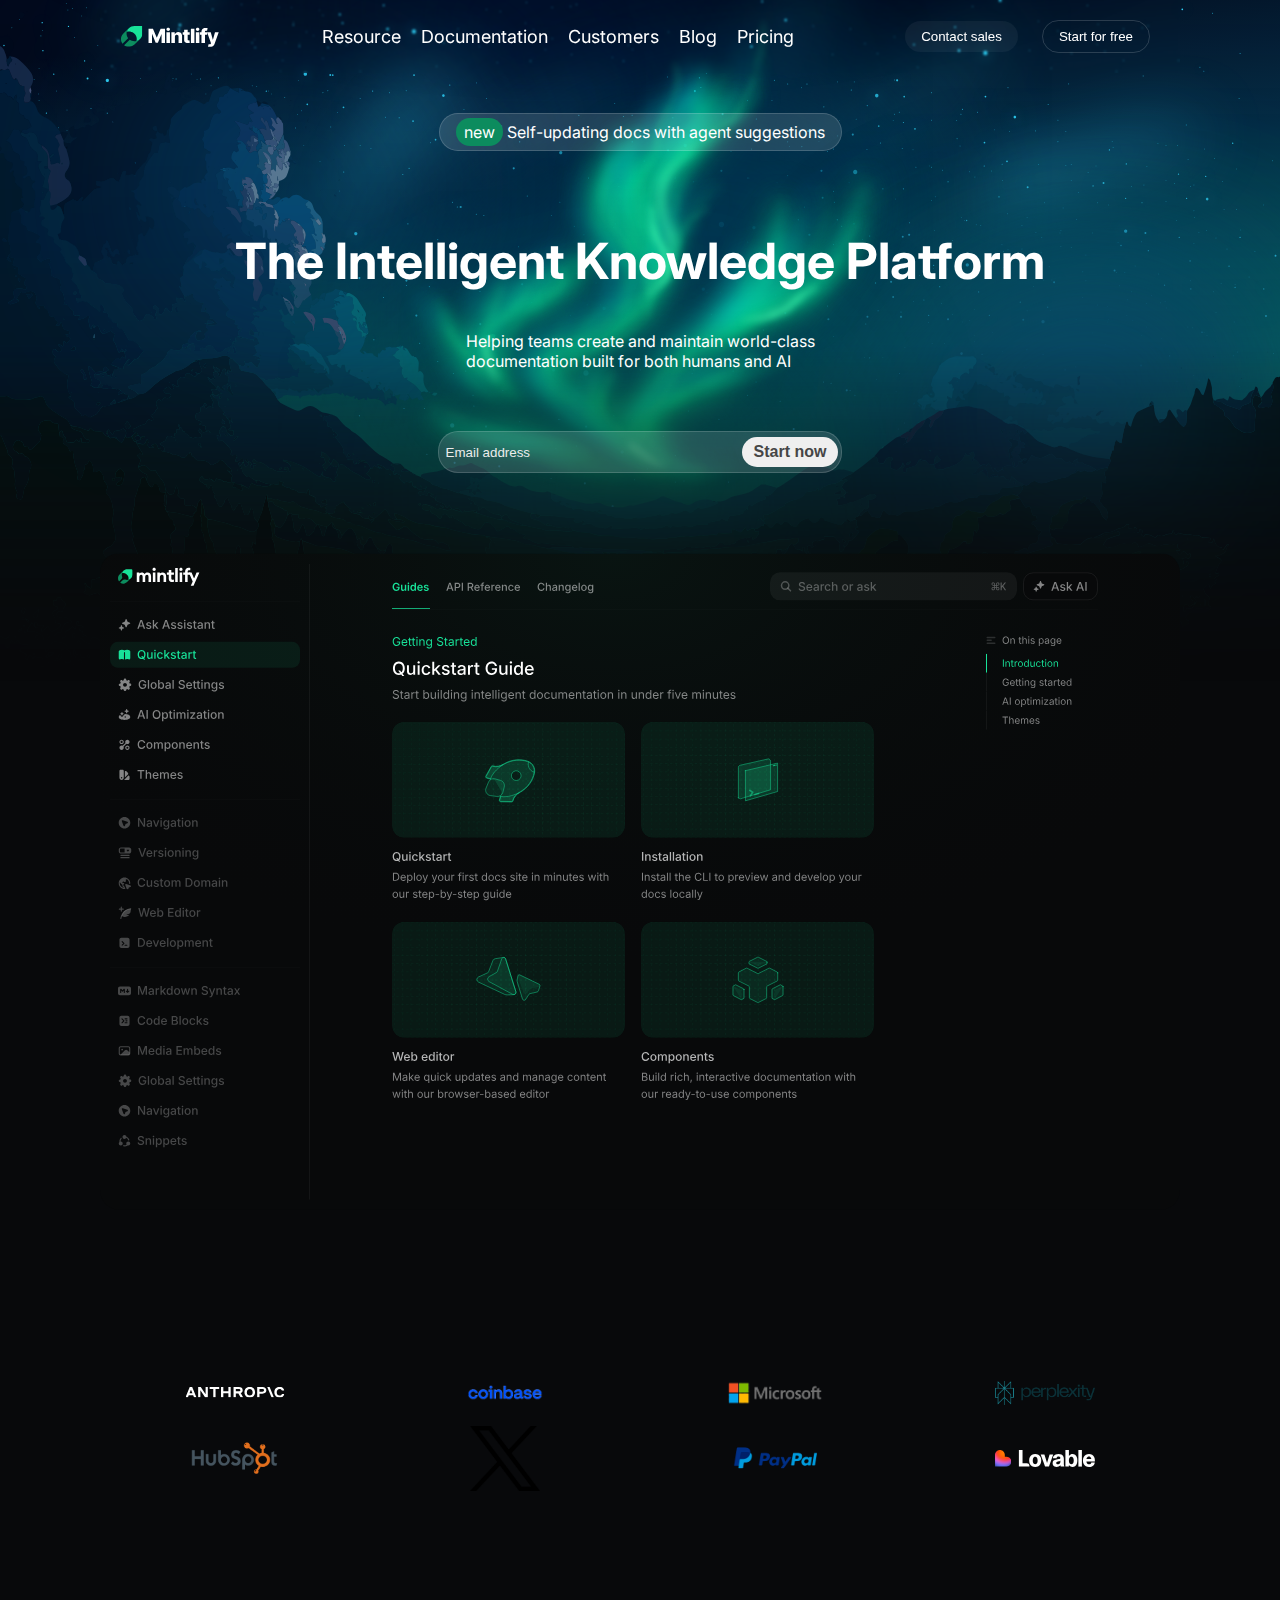
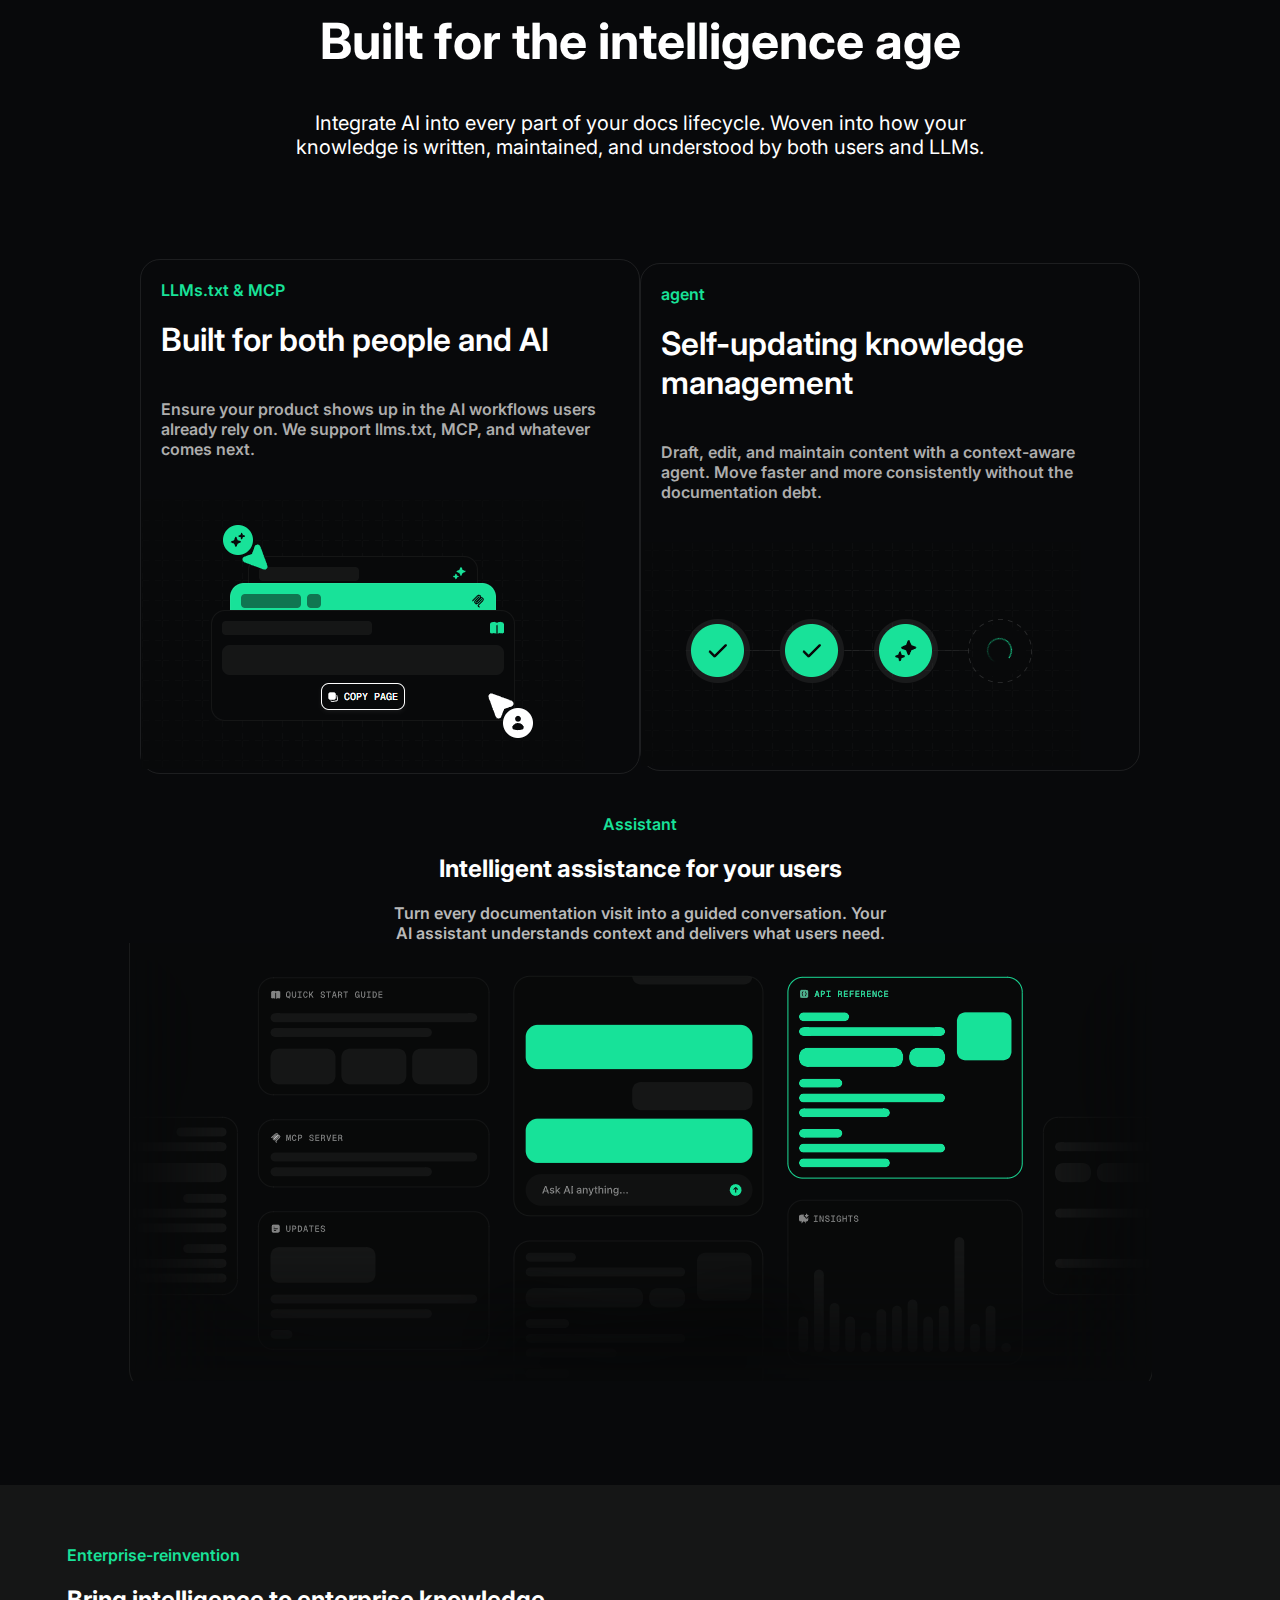
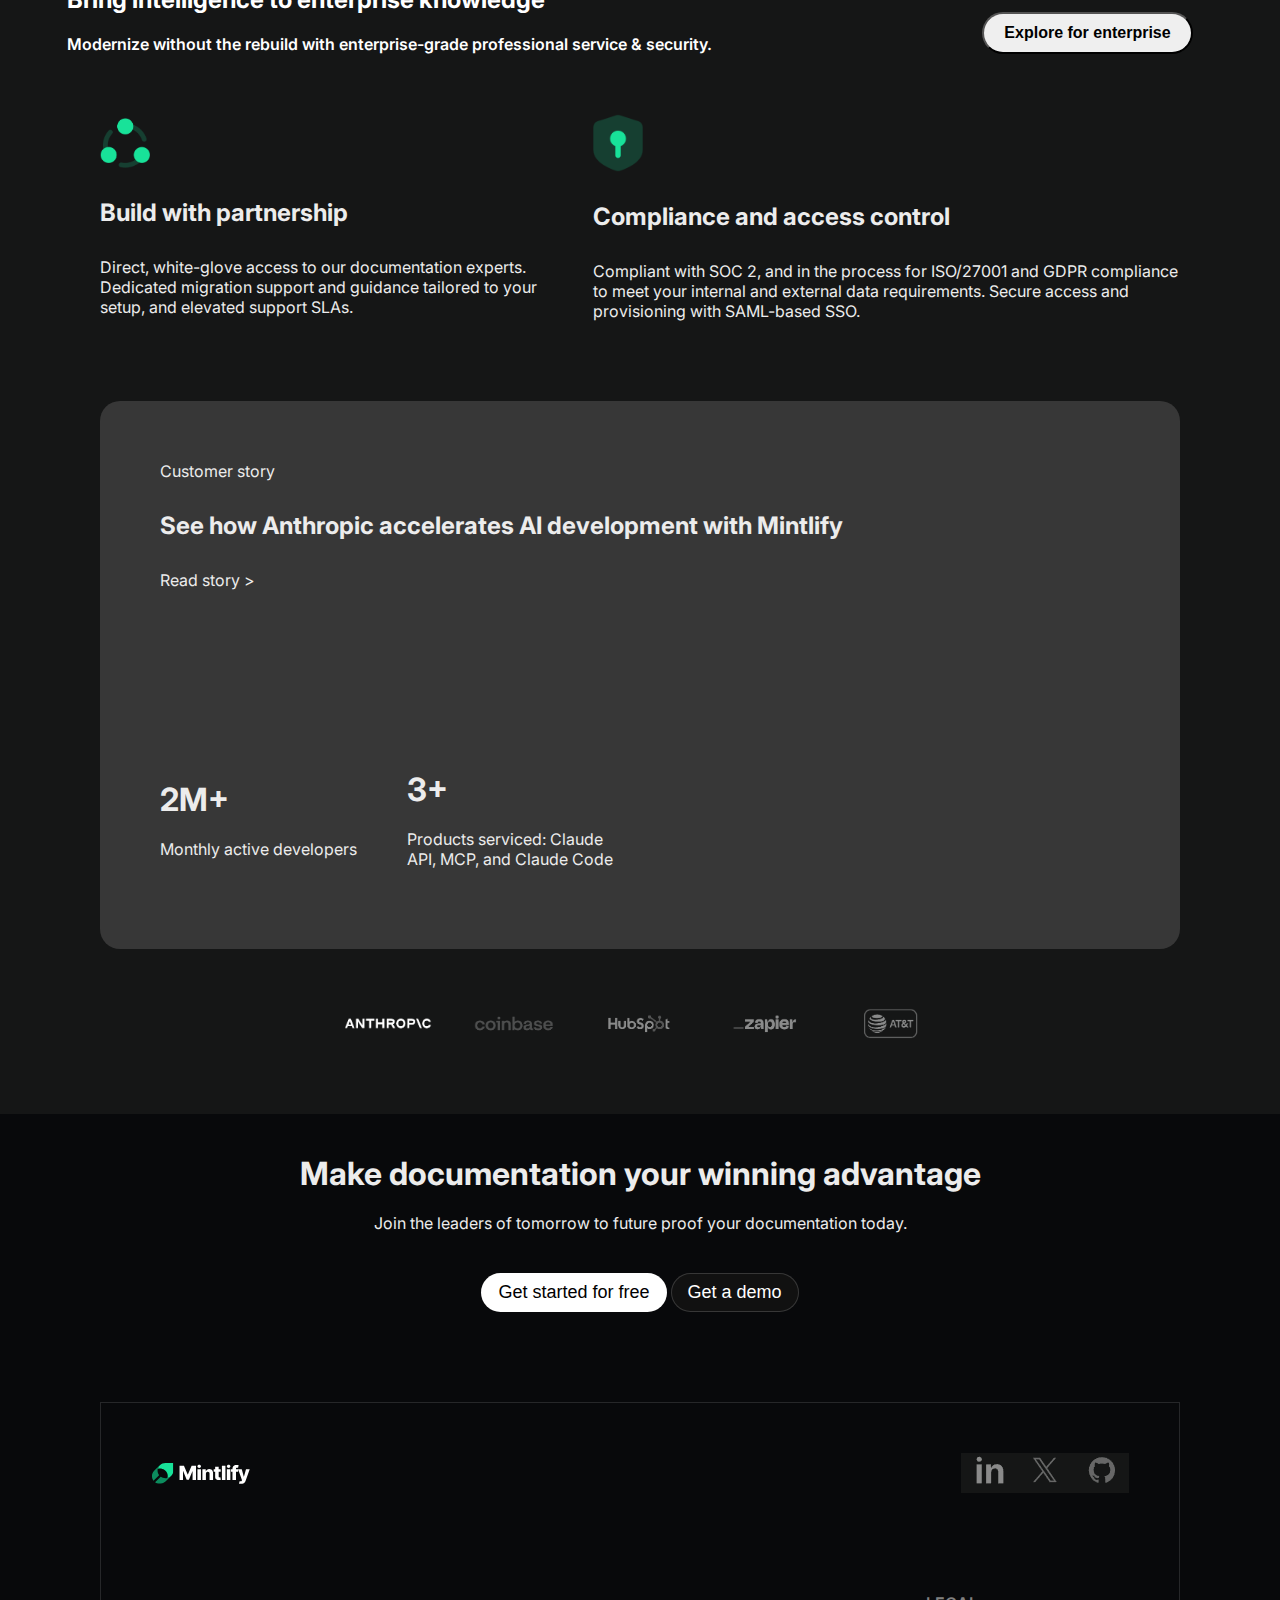
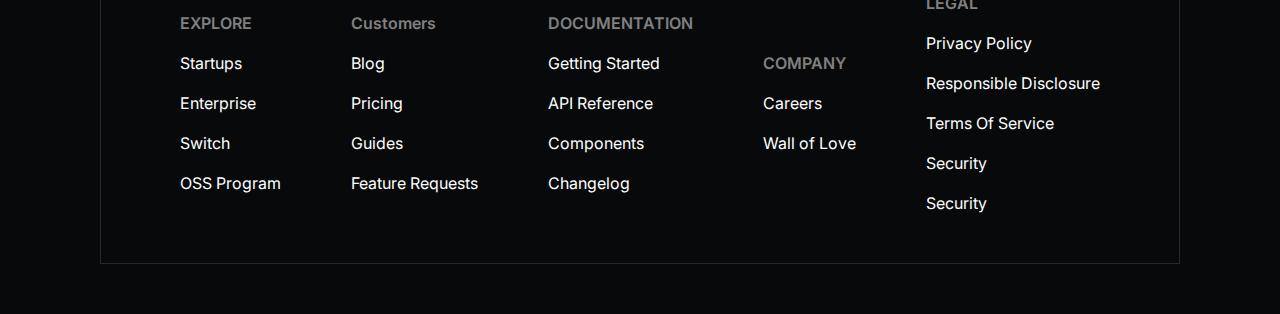
<file: index.html>
<!DOCTYPE html>
<html lang="en">

  <head>
    <meta charset="UTF-8">
    <meta name="viewport" content="width=device-width, initial-scale=1.0">
    <title>Mintlify-clone - The Intelligent Documentation Platform</title>
    <link rel="icon" href="images/mintlify-favicon.ico" sizes="48x48" type="image/x-icon">
    <link rel="stylesheet" href="style.css">
    <link rel="preconnect" href="https://fonts.googleapis.com">
    <link rel="preconnect" href="https://fonts.gstatic.com" crossorigin>
    <link
      href="https://fonts.googleapis.com/css2?family=Inter:ital,opsz,wght@0,14..32,100..900;1,14..32,100..900&display=swap"
      rel="stylesheet">
  </head>

  <body>
    <header>
      <img src="images/mintlify-logo.svg" alt="" style="width: 100px;">
      <nav>
        <a href="">Resource</a>
        <a href="">Documentation</a>
        <a href="">Customers</a>
        <a href="">Blog</a>
        <a href="">Pricing</a>
      </nav>
      <div>
        <button class="cta1">Contact sales</button>
        <button class="cta2">Start for free</button>
      </div>
    </header>
    <section><img src="images/bg-dark.svg" class="bg-image-hero" alt=""></section>
    <section style="margin-bottom: 130px;">
      <div style="display: flex;flex-direction: column;align-items: center; gap: 20px;">
        <a href="" class="main-cta"><span
            style="background-color: #0c8c5e;border-radius: 20px;padding: 4px 8px;">new</span> Self-updating docs with
          agent suggestions</a>
        <h1 class="main-headline">The Intelligent Knowledge Platform</h1>
        <p class="description">Helping teams create and maintain world-class<br> documentation built for both humans
          and
          AI</p>
        <form action="">
          <input class="email" type="email" placeholder="Email address" name="" id="">
          <button class="btn-start">Start now</button>
        </form>
        <img src="images/hero-image-dark.svg" alt="" style="border-radius: 20px;margin: 20px 0;">
      </div>
    </section>
    <section style="margin-bottom: 100px;">
      <div class="logos">
        <img src="images/anthropic.svg" alt="">
        <img src="images/coinbase (1).png" alt="">
        <img src="images/microsoft-logo.png" alt="">
        <img src="images/perplexity.png" alt="">
        <img src="images/hubspot (2).png" alt="">
        <img src="images/x.png" alt="" style="width: 70px;">
        <img src="images/paypal.png" alt="">
        <img src="images/lovable.svg" alt="">
      </div>
      <h1 style="color: white;font-size: 50px;text-align: center;margin-top: 120px;">Built for the intelligence age
      </h1>
      <p style="color: white; text-align: center; margin: 40px; font-size: 20px;">Integrate AI into every part of your
        docs lifecycle. Woven into how your<br> knowledge is written, maintained, and
        understood by both users and LLMs.</p>
    </section>
    <section style="display: flex;align-items: center;justify-content: center;margin: 40px;">
      <div style="max-width: 500px;border: 1px solid #8080802e;border-radius: 20px;">
        <p style="color: #18e299;font-weight: 600;margin: 20px;">LLMs.txt &amp; MCP</p>
        <h1 style="color: white;font-weight: 600;margin: 20px;">Built for both people and AI</h1>
        <p style="color: #adadad;font-weight: 600;margin: 40px 20px;">Ensure your product shows up in the AI workflows
          users
          already rely on. We support llms.txt, MCP, and whatever
          comes next.</p>
        <img src="images/feature1.png" alt="">
      </div>
      <div style="max-width: 500px;border: 1px solid #8080802e;border-radius: 20px;">
        <p style="color: #18e299;font-weight: 600;margin: 20px;">agent</p>
        <h1 style="color: white;font-weight: 600;margin: 20px;">Self-updating knowledge management</h1>
        <p style="color: #adadad;font-weight: 600;margin: 40px 20px;">Draft, edit, and maintain content with a
          context-aware
          agent. Move faster and more consistently without the documentation debt.
        </p>
        <img src="images/feature2.png" alt="">
      </div>
    </section>
    <section style="text-align: center;margin-bottom: 100px;">
      <p style="color: #18e299;font-weight: 600; margin-bottom: 20px;">Assistant</p>
      <h2 style="color: white;margin-bottom: 20px;">Intelligent assistance for your users</h2>
      <p style="color: #b9b9b9;font-weight: 600;">Turn every documentation visit into a guided conversation. Your
        <br>AI
        assistant understands context and delivers what users need.
      </p>
      <img src="images/ui-mockup.png" alt="">
    </section>
    <section style="background-color: #151616;padding: 40px 0;">
      <div style="display: flex;align-items: flex-end;justify-content: center;margin-bottom: 40px;gap: 250px;">
        <div>
          <p style="color: #18e299;font-weight: 600; margin: 20px 0;">Enterprise-reinvention</p>
          <h2 style="color: white;margin-bottom: 20px;">Bring intelligence to enterprise knowledge</h2>
          <p style="color: white;font-weight: 600;margin: 20px 0;">Modernize without the rebuild with enterprise-grade
            professional service &amp; security.</p>
        </div>
        <div style="margin: 20px;">
          <button style="padding: 10px 20px;border-radius: 40px;font-size: 16px;font-weight: 600;">Explore for
            enterprise</button>
        </div>
      </div>
      <div style="margin: 40px auto;display: flex;align-items: center;justify-content: center;width: 1080px;gap: 20px;">
        <div style="display: flex;flex-direction: column;align-items: flex-start;gap: 30px;">
          <img src="images/build.png" alt="" style="width: 50px;">
          <h2>Build with partnership</h2>
          <p>Direct, white-glove access to our documentation experts. Dedicated migration support and guidance
            tailored
            to your setup, and elevated support SLAs.</p>
        </div>
        <div style="display: flex;flex-direction: column;align-items: flex-start;gap: 30px;">
          <img src="images/compliance.png" alt="" style="width: 50px;">
          <h2>Compliance and access control</h2>
          <p>Compliant with SOC 2, and in the process for ISO/27001 and GDPR compliance to meet your internal and
            external data requirements. Secure access and provisioning with SAML-based SSO.</p>
        </div>
      </div>
    </section>
    <section style="background-color: #151616;">
      <div style="width: 1080px;margin: 0px auto;background-color: #373737;border-radius: 20px;">
        <div style="padding: 60px;margin-bottom: 60px;">
          <p style="margin-bottom: 20px;">Customer story</p>
          <h2 style="margin: 30px 0;">See how Anthropic accelerates AI development with Mintlify</h2>
          <p>Read story &gt;</p>
        </div>
        <div style="padding: 60px;display: flex;align-items: center;gap: 50px;">
          <div>
            <h1 style="margin-bottom: 20px;">2M+</h1>
            <p style="margin-bottom: 20px;">Monthly active developers</p>
          </div>
          <div>
            <h1 style=" margin-bottom: 20px;">3+</h1>
            <p style=" margin-bottom: 20px;">Products serviced: Claude<br> API, MCP, and Claude Code</p>
          </div>
        </div>
      </div>
      <center><img src="images/logos.png" alt="" style="width: 60%;padding: 50px;"></center>
    </section>
    <section style="display: flex;justify-content: center;margin: 40px;text-align: center;">
      <div>
        <h1 style="margin-bottom: 20px;">Make documentation your winning advantage</h1>
        <p>Join the leaders of tomorrow to future proof your documentation today.</p>
        <button
          style="color: #000000;text-decoration: none;background-color: #ffffff;padding: 8px 16px;border-radius: 20px;border: 1px solid #ffffff29;margin: 40px 0;font-size: 18px;">Get
          started for free</button>
        <button
          style="color: white;text-decoration: none;background-color: #111111;padding: 8px 16px;border-radius: 20px;border: 1px solid #ffffff29;margin: 40px 0;font-size: 18px;">Get
          a demo</button>
      </div>
    </section>
    <section style="margin: 50px auto;width: 1080px;border: 1px solid #80808042;">
      <div style="display: flex;align-items: center;justify-content: space-between;padding: 50px;">
        <img src="images/mintlify-logo.svg" alt="" style="width: 100px;">
        <img src="images/logos3.png" alt="">
      </div>
      <div style="display: flex;align-items: center;justify-content: center;padding: 40px;gap: 50px;">
        <div style="display: flex;flex-direction: column;">
          <p style="color: gray;padding: 10px;font-weight: 600;">EXPLORE</p>
          <a href="" style="color: white; text-decoration: none;padding: 10px;">Startups</a>
          <a href="" style="color: white; text-decoration: none;padding: 10px;">Enterprise</a>
          <a href="" style="color: white; text-decoration: none;padding: 10px;">Switch</a>
          <a href="" style="color: white; text-decoration: none;padding: 10px;">OSS Program</a>
        </div>
        <div style="display: flex;flex-direction: column;">
          <p style="color: gray;padding: 10px;font-weight: 600;">Customers</p>
          <a href="" style="color: white; text-decoration: none;padding: 10px;">Blog</a>
          <a href="" style="color: white; text-decoration: none;padding: 10px;">Pricing</a>
          <a href="" style="color: white; text-decoration: none;padding: 10px;">Guides</a>
          <a href="" style="color: white; text-decoration: none;padding: 10px;">Feature Requests</a>
        </div>
        <div style="display: flex;flex-direction: column;">
          <p style="color: gray;padding: 10px;font-weight: 600;">DOCUMENTATION</p>
          <a href="" style="color: white; text-decoration: none;padding: 10px;">Getting Started</a>
          <a href="" style="color: white; text-decoration: none;padding: 10px;">API Reference</a>
          <a href="" style="color: white; text-decoration: none;padding: 10px;">Components</a>
          <a href="" style="color: white; text-decoration: none;padding: 10px;">Changelog</a>
        </div>
        <div style="display: flex;flex-direction: column;">
          <p style="color: gray;padding: 10px;font-weight: 600;">COMPANY</p>
          <a href="" style="color: white; text-decoration: none;padding: 10px;">Careers</a>
          <a href="" style="color: white; text-decoration: none;padding: 10px;">Wall of Love</a>
        </div>
        <div style="display: flex;flex-direction: column;">
          <p style="color: gray;padding: 10px;font-weight: 600;">LEGAL</p>
          <a href="" style="color: white; text-decoration: none;padding: 10px;">Privacy Policy</a>
          <a href="" style="color: white; text-decoration: none;padding: 10px;">Responsible Disclosure</a>
          <a href="" style="color: white; text-decoration: none;padding: 10px;">Terms Of Service</a>
          <a href="" style="color: white; text-decoration: none;padding: 10px;">Security</a>
          <a href="" style="color: white; text-decoration: none;padding: 10px;">Security</a>
        </div>
      </div>
    </section>
  </body>

</html>
</file>
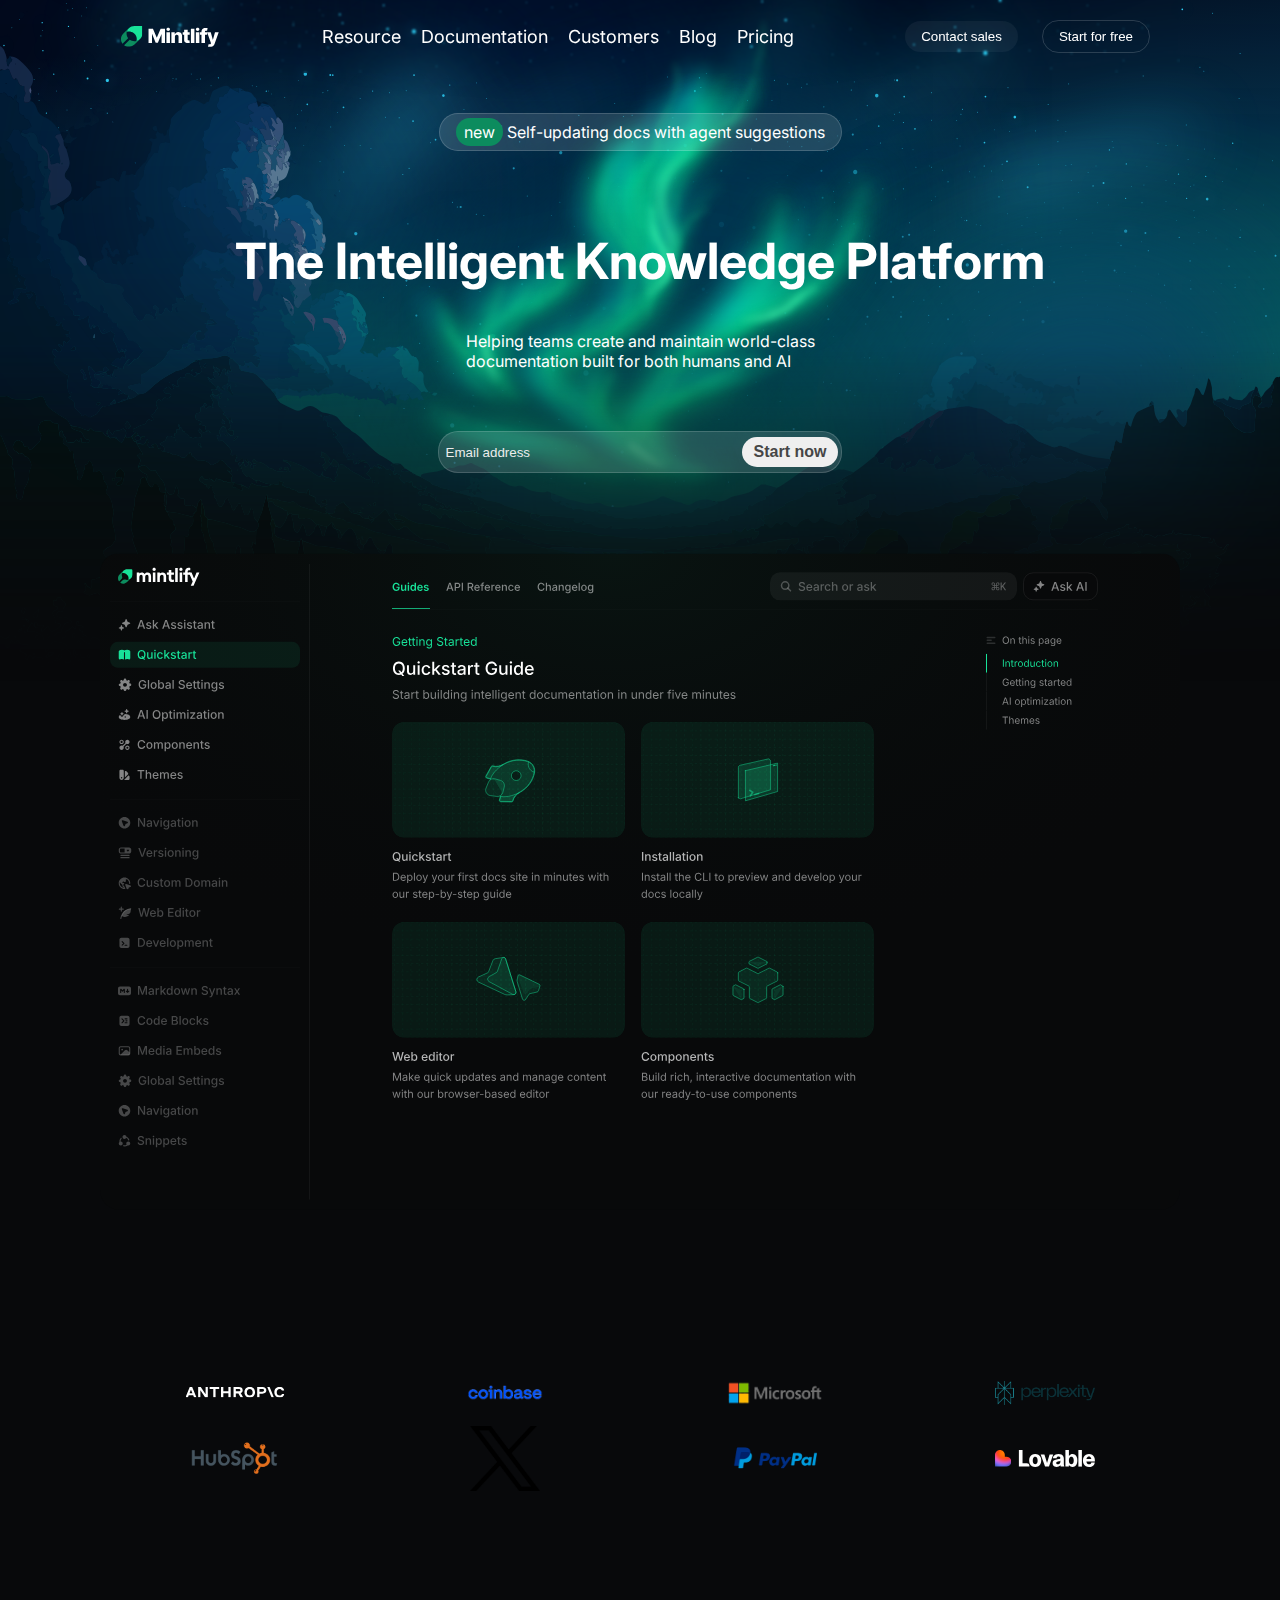
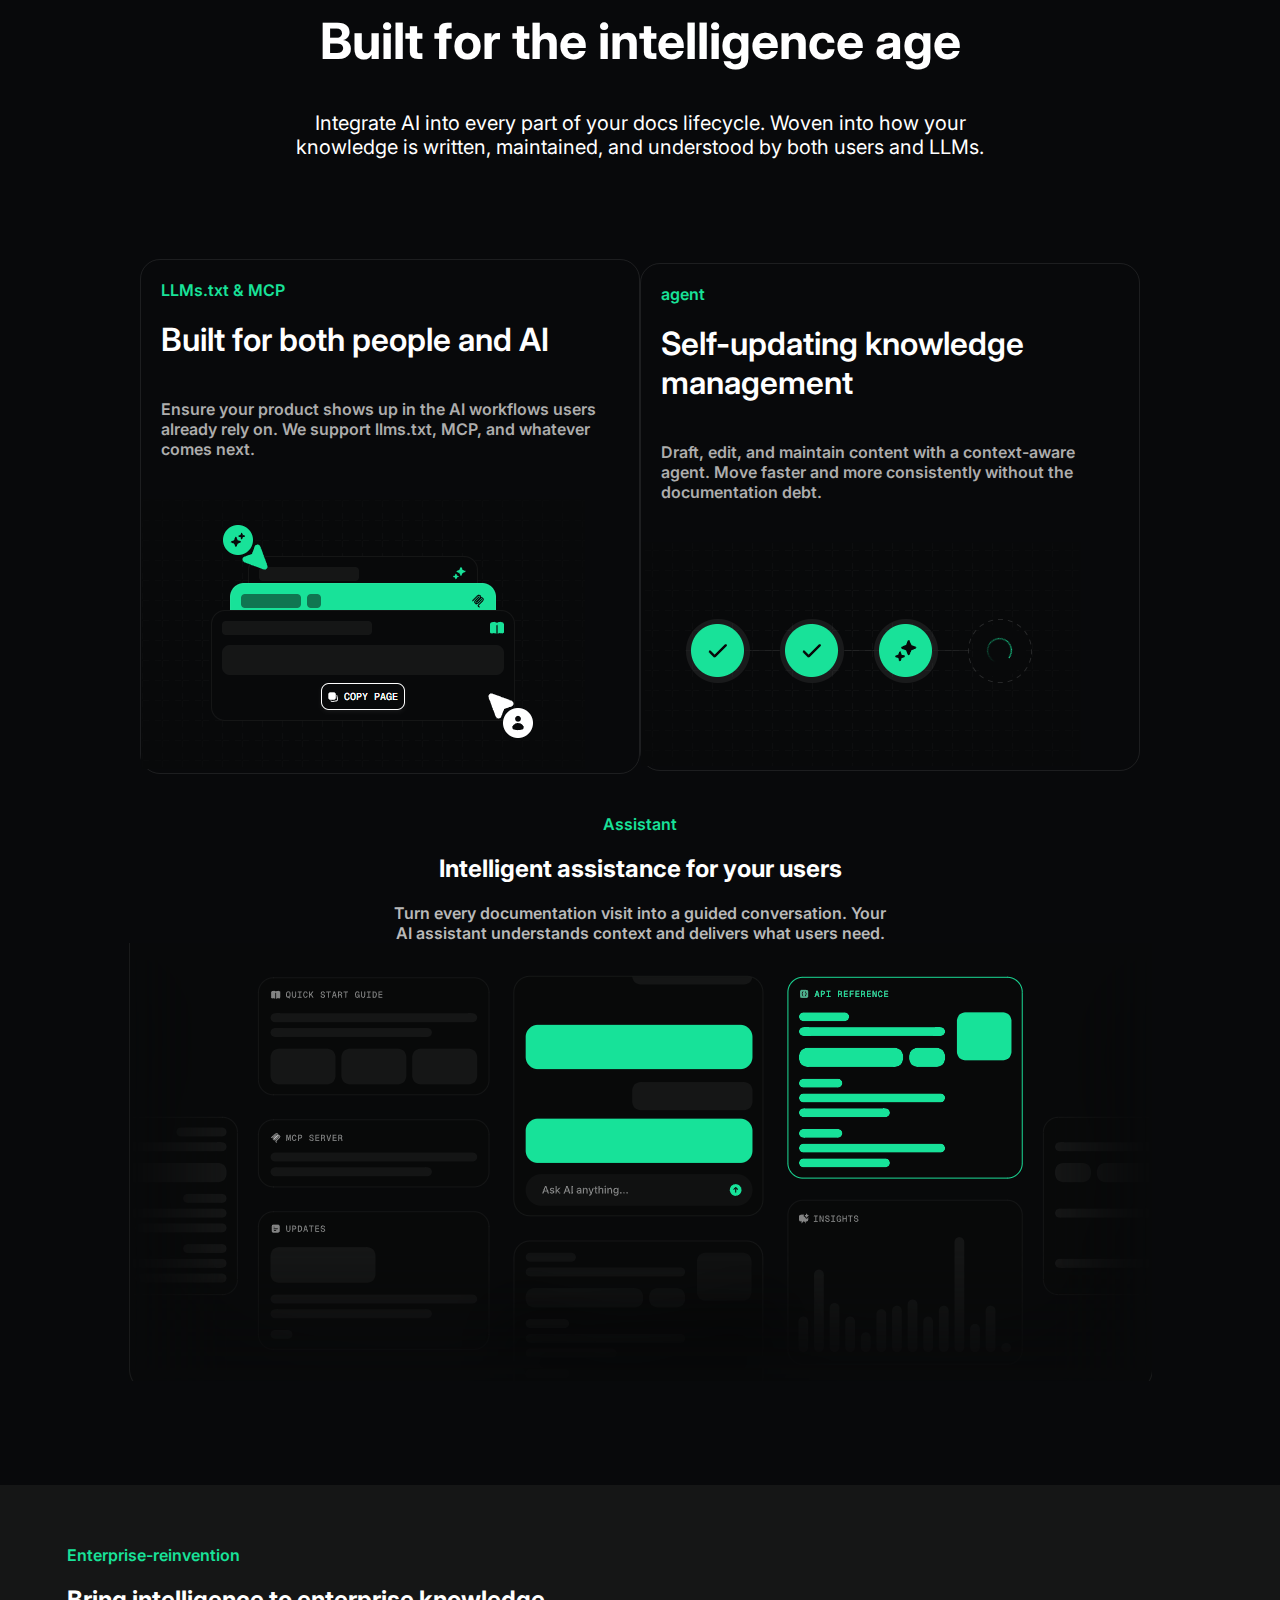
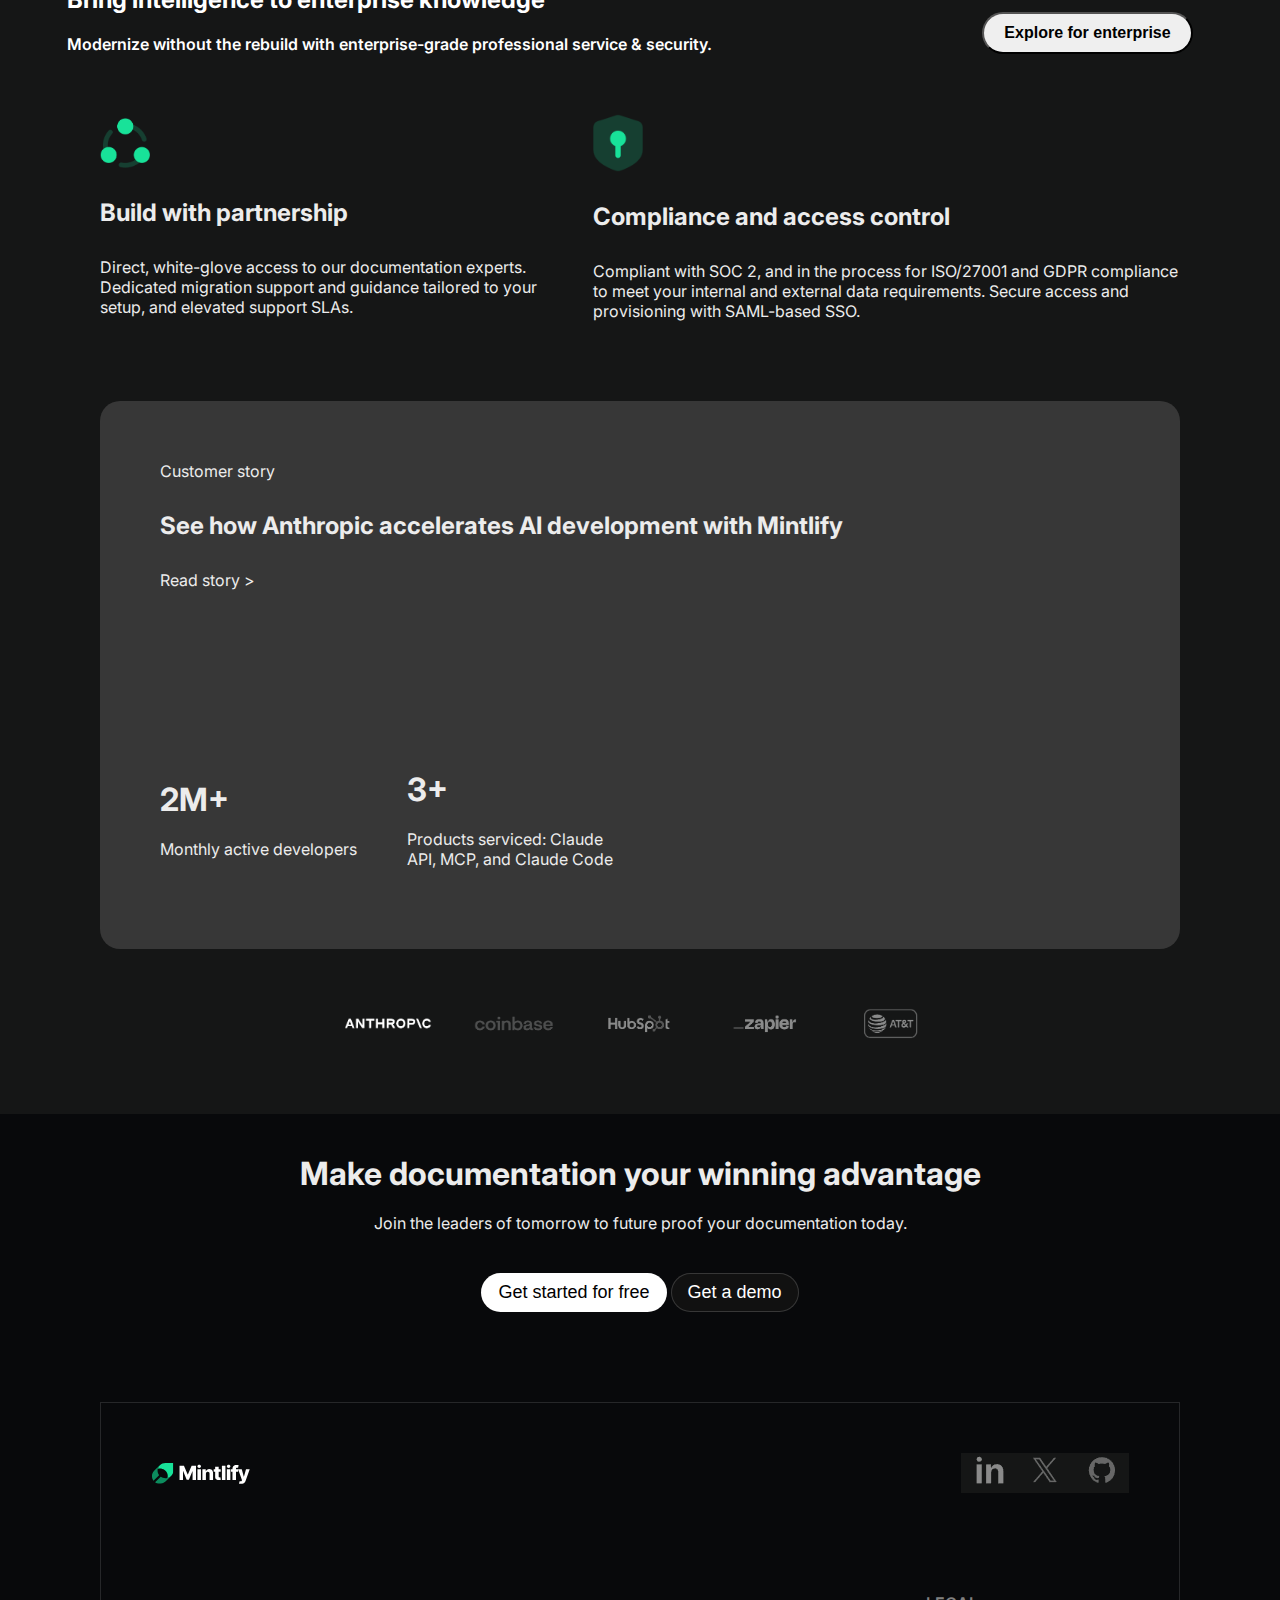
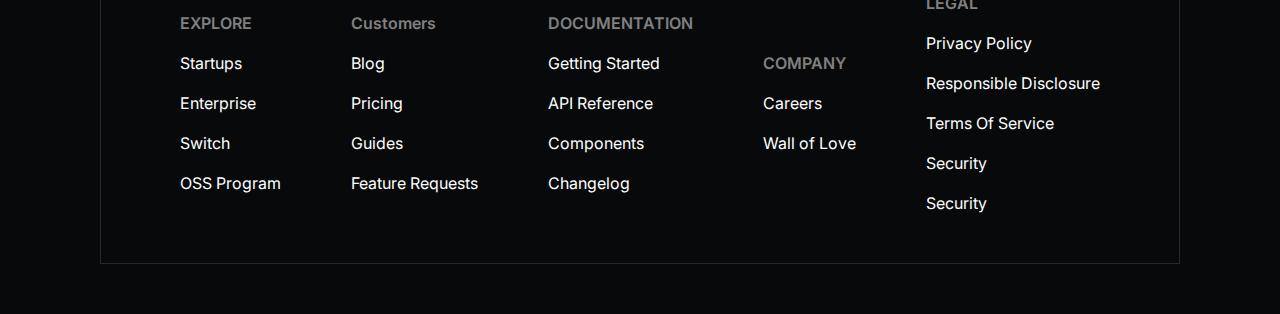
<file: mintlify-clone.html>
<!DOCTYPE html>
<html lang="en">

  <head>
    <meta charset="UTF-8">
    <meta name="viewport" content="width=device-width, initial-scale=1.0">
    <title>Mintlify-clone - The Intelligent Documentation Platform</title>
    <link rel="icon" href="images/mintlify-favicon.ico" sizes="48x48" type="image/x-icon">
    <link rel="stylesheet" href="mintlify-clone.css">
    <link rel="preconnect" href="https://fonts.googleapis.com">
    <link rel="preconnect" href="https://fonts.gstatic.com" crossorigin>
    <link
      href="https://fonts.googleapis.com/css2?family=Inter:ital,opsz,wght@0,14..32,100..900;1,14..32,100..900&display=swap"
      rel="stylesheet">
  </head>

  <body>
    <header>
      <img src="images/mintlify-logo.svg" alt="" style="width: 100px;">
      <nav>
        <a href="">Resource</a>
        <a href="">Documentation</a>
        <a href="">Customers</a>
        <a href="">Blog</a>
        <a href="">Pricing</a>
      </nav>
      <div>
        <button class="cta1">Contact sales</button>
        <button class="cta2">Start for free</button>
      </div>
    </header>
    <section><img src="images/bg-dark.svg" class="bg-image-hero" alt=""></section>
    <section style="margin-bottom: 130px;">
      <div style="display: flex;flex-direction: column;align-items: center; gap: 20px;">
        <a href="" class="main-cta"><span
            style="background-color: #0c8c5e;border-radius: 20px;padding: 4px 8px;">new</span> Self-updating docs with
          agent suggestions</a>
        <h1 class="main-headline">The Intelligent Knowledge Platform</h1>
        <p class="description">Helping teams create and maintain world-class<br> documentation built for both humans
          and
          AI</p>
        <form action="">
          <input class="email" type="email" placeholder="Email address" name="" id="">
          <button class="btn-start">Start now</button>
        </form>
        <img src="images/hero-image-dark.svg" alt="" style="border-radius: 20px;margin: 20px 0;">
      </div>
    </section>
    <section style="margin-bottom: 100px;">
      <div class="logos">
        <img src="images/anthropic.svg" alt="">
        <img src="images/coinbase (1).png" alt="">
        <img src="images/microsoft-logo.png" alt="">
        <img src="images/perplexity.png" alt="">
        <img src="images/hubspot (2).png" alt="">
        <img src="images/x.png" alt="" style="width: 70px;">
        <img src="images/paypal.png" alt="">
        <img src="images/lovable.svg" alt="">
      </div>
      <h1 style="color: white;font-size: 50px;text-align: center;margin-top: 120px;">Built for the intelligence age
      </h1>
      <p style="color: white; text-align: center; margin: 40px; font-size: 20px;">Integrate AI into every part of your
        docs lifecycle. Woven into how your<br> knowledge is written, maintained, and
        understood by both users and LLMs.</p>
    </section>
    <section style="display: flex;align-items: center;justify-content: center;margin: 40px;">
      <div style="max-width: 500px;border: 1px solid #8080802e;border-radius: 20px;">
        <p style="color: #18e299;font-weight: 600;margin: 20px;">LLMs.txt &amp; MCP</p>
        <h1 style="color: white;font-weight: 600;margin: 20px;">Built for both people and AI</h1>
        <p style="color: #adadad;font-weight: 600;margin: 40px 20px;">Ensure your product shows up in the AI workflows
          users
          already rely on. We support llms.txt, MCP, and whatever
          comes next.</p>
        <img src="images/feature1.png" alt="">
      </div>
      <div style="max-width: 500px;border: 1px solid #8080802e;border-radius: 20px;">
        <p style="color: #18e299;font-weight: 600;margin: 20px;">agent</p>
        <h1 style="color: white;font-weight: 600;margin: 20px;">Self-updating knowledge management</h1>
        <p style="color: #adadad;font-weight: 600;margin: 40px 20px;">Draft, edit, and maintain content with a
          context-aware
          agent. Move faster and more consistently without the documentation debt.
        </p>
        <img src="images/feature2.png" alt="">
      </div>
    </section>
    <section style="text-align: center;margin-bottom: 100px;">
      <p style="color: #18e299;font-weight: 600; margin-bottom: 20px;">Assistant</p>
      <h2 style="color: white;margin-bottom: 20px;">Intelligent assistance for your users</h2>
      <p style="color: #b9b9b9;font-weight: 600;">Turn every documentation visit into a guided conversation. Your
        <br>AI
        assistant understands context and delivers what users need.
      </p>
      <img src="images/ui-mockup.png" alt="">
    </section>
    <section style="background-color: #151616;padding: 40px 0;">
      <div style="display: flex;align-items: flex-end;justify-content: center;margin-bottom: 40px;gap: 250px;">
        <div>
          <p style="color: #18e299;font-weight: 600; margin: 20px 0;">Enterprise-reinvention</p>
          <h2 style="color: white;margin-bottom: 20px;">Bring intelligence to enterprise knowledge</h2>
          <p style="color: white;font-weight: 600;margin: 20px 0;">Modernize without the rebuild with enterprise-grade
            professional service &amp; security.</p>
        </div>
        <div style="margin: 20px;">
          <button style="padding: 10px 20px;border-radius: 40px;font-size: 16px;font-weight: 600;">Explore for
            enterprise</button>
        </div>
      </div>
      <div style="margin: 40px auto;display: flex;align-items: center;justify-content: center;width: 1080px;gap: 20px;">
        <div style="display: flex;flex-direction: column;align-items: flex-start;gap: 30px;">
          <img src="images/build.png" alt="" style="width: 50px;">
          <h2>Build with partnership</h2>
          <p>Direct, white-glove access to our documentation experts. Dedicated migration support and guidance
            tailored
            to your setup, and elevated support SLAs.</p>
        </div>
        <div style="display: flex;flex-direction: column;align-items: flex-start;gap: 30px;">
          <img src="images/compliance.png" alt="" style="width: 50px;">
          <h2>Compliance and access control</h2>
          <p>Compliant with SOC 2, and in the process for ISO/27001 and GDPR compliance to meet your internal and
            external data requirements. Secure access and provisioning with SAML-based SSO.</p>
        </div>
      </div>
    </section>
    <section style="background-color: #151616;">
      <div style="width: 1080px;margin: 0px auto;background-color: #373737;border-radius: 20px;">
        <div style="padding: 60px;margin-bottom: 60px;">
          <p style="margin-bottom: 20px;">Customer story</p>
          <h2 style="margin: 30px 0;">See how Anthropic accelerates AI development with Mintlify</h2>
          <p>Read story &gt;</p>
        </div>
        <div style="padding: 60px;display: flex;align-items: center;gap: 50px;">
          <div>
            <h1 style="margin-bottom: 20px;">2M+</h1>
            <p style="margin-bottom: 20px;">Monthly active developers</p>
          </div>
          <div>
            <h1 style=" margin-bottom: 20px;">3+</h1>
            <p style=" margin-bottom: 20px;">Products serviced: Claude<br> API, MCP, and Claude Code</p>
          </div>
        </div>
      </div>
      <center><img src="images/logos.png" alt="" style="width: 60%;padding: 50px;"></center>
    </section>
    <section style="display: flex;justify-content: center;margin: 40px;text-align: center;">
      <div>
        <h1 style="margin-bottom: 20px;">Make documentation your winning advantage</h1>
        <p>Join the leaders of tomorrow to future proof your documentation today.</p>
        <button
          style="color: #000000;text-decoration: none;background-color: #ffffff;padding: 8px 16px;border-radius: 20px;border: 1px solid #ffffff29;margin: 40px 0;font-size: 18px;">Get
          started for free</button>
        <button
          style="color: white;text-decoration: none;background-color: #111111;padding: 8px 16px;border-radius: 20px;border: 1px solid #ffffff29;margin: 40px 0;font-size: 18px;">Get
          a demo</button>
      </div>
    </section>
    <section style="margin: 50px auto;width: 1080px;border: 1px solid #80808042;">
      <div style="display: flex;align-items: center;justify-content: space-between;padding: 50px;">
        <img src="images/mintlify-logo.svg" alt="" style="width: 100px;">
        <img src="images/logos3.png" alt="">
      </div>
      <div style="display: flex;align-items: center;justify-content: center;padding: 40px;gap: 50px;">
        <div style="display: flex;flex-direction: column;">
          <p style="color: gray;padding: 10px;font-weight: 600;">EXPLORE</p>
          <a href="" style="color: white; text-decoration: none;padding: 10px;">Startups</a>
          <a href="" style="color: white; text-decoration: none;padding: 10px;">Enterprise</a>
          <a href="" style="color: white; text-decoration: none;padding: 10px;">Switch</a>
          <a href="" style="color: white; text-decoration: none;padding: 10px;">OSS Program</a>
        </div>
        <div style="display: flex;flex-direction: column;">
          <p style="color: gray;padding: 10px;font-weight: 600;">Customers</p>
          <a href="" style="color: white; text-decoration: none;padding: 10px;">Blog</a>
          <a href="" style="color: white; text-decoration: none;padding: 10px;">Pricing</a>
          <a href="" style="color: white; text-decoration: none;padding: 10px;">Guides</a>
          <a href="" style="color: white; text-decoration: none;padding: 10px;">Feature Requests</a>
        </div>
        <div style="display: flex;flex-direction: column;">
          <p style="color: gray;padding: 10px;font-weight: 600;">DOCUMENTATION</p>
          <a href="" style="color: white; text-decoration: none;padding: 10px;">Getting Started</a>
          <a href="" style="color: white; text-decoration: none;padding: 10px;">API Reference</a>
          <a href="" style="color: white; text-decoration: none;padding: 10px;">Components</a>
          <a href="" style="color: white; text-decoration: none;padding: 10px;">Changelog</a>
        </div>
        <div style="display: flex;flex-direction: column;">
          <p style="color: gray;padding: 10px;font-weight: 600;">COMPANY</p>
          <a href="" style="color: white; text-decoration: none;padding: 10px;">Careers</a>
          <a href="" style="color: white; text-decoration: none;padding: 10px;">Wall of Love</a>
        </div>
        <div style="display: flex;flex-direction: column;">
          <p style="color: gray;padding: 10px;font-weight: 600;">LEGAL</p>
          <a href="" style="color: white; text-decoration: none;padding: 10px;">Privacy Policy</a>
          <a href="" style="color: white; text-decoration: none;padding: 10px;">Responsible Disclosure</a>
          <a href="" style="color: white; text-decoration: none;padding: 10px;">Terms Of Service</a>
          <a href="" style="color: white; text-decoration: none;padding: 10px;">Security</a>
          <a href="" style="color: white; text-decoration: none;padding: 10px;">Security</a>
        </div>
      </div>
    </section>
  </body>

</html>
</file>
<file: style.css>
* {
  margin: 0;
  padding: 0;
  box-sizing: border-box;
  /* Disable blue highlight on button click */
  -webkit-tap-highlight-color: transparent;
  -webkit-tap-highlight-color: rgba(0, 0, 0, 0);
}

body {
  color: #ececec;
  font-family: "Inter", sans-serif;
  /* max-width: 1080px; */
  margin: 0 auto;
  background-color: #08090B;
}

.wrapper {
  max-width: 1080px;
  margin: 0 auto;
}

header {
  max-width: 1080px;
  display: flex;
  align-items: center;
  justify-content: space-between;
  margin: 0 auto;
  padding: 20px;
  backdrop-filter: blur(1px);
}

nav {
  display: flex;
  gap: 20px;
}

nav a {
  color: white;
  text-decoration: none;
  font-size: 18px;
}

.cta1 {
  color: white;
  background-color: #ffffff0d;
  padding: 8px 16px;
  margin: 0 10px;
  border-radius: 20px;
  border-color: transparent;
  border: none;
}

.cta2 {
  color: white;
  background-color: #ffffff00;
  padding: 8px 16px;
  margin: 0 10px;
  border-radius: 20px;
  border: 1px solid #ffffff29;
}

.bg-image-hero {
  z-index: -1;
  background-position: 50%;
  background-repeat: no-repeat;
  background-size: cover;
  width: 100%;
  /* height: 100%; */
  position: absolute;
  top: -10rem;
  left: 0;
  right: 0;
  -webkit-mask-image: linear-gradient(#000 0%, rgba(0, 0, 0, .99) 18.5%, rgba(0, 0, 0, .953) 34.3%, rgba(0, 0, 0, .894) 47.6%, rgba(0, 0, 0, .824) 58.5%, rgba(0, 0, 0, .74) 67.5%, rgba(0, 0, 0, .647) 74.7%, rgba(0, 0, 0, .55) 80.3%, rgba(0, 0, 0, .45) 84.7%, rgba(0, 0, 0, .353) 88%, rgba(0, 0, 0, .26) 90.5%, rgba(0, 0, 0, .176) 92.5%, rgba(0, 0, 0, .106) 94.2%, rgba(0, 0, 0, .047) 95.9%, rgba(0, 0, 0, .01) 97.7%, transparent 100%);
  mask-image: linear-gradient(#000 0%, rgba(0, 0, 0, .99) 18.5%, rgba(0, 0, 0, .953) 34.3%, rgba(0, 0, 0, .894) 47.6%, rgba(0, 0, 0, .824) 58.5%, rgba(0, 0, 0, .74) 67.5%, rgba(0, 0, 0, .647) 74.7%, rgba(0, 0, 0, .55) 80.3%, rgba(0, 0, 0, .45) 84.7%, rgba(0, 0, 0, .353) 88%, rgba(0, 0, 0, .26) 90.5%, rgba(0, 0, 0, .176) 92.5%, rgba(0, 0, 0, .106) 94.2%, rgba(0, 0, 0, .047) 95.9%, rgba(0, 0, 0, .01) 97.7%, transparent 100%);
}

.main-cta {
  color: white;
  text-decoration: none;
  background-color: #ffffff20;
  padding: 8px 16px;
  border-radius: 20px;
  border: 1px solid #ffffff29;
  margin: 40px 0;
}

.main-headline {
  color: white;
  font-size: 50px;
  margin: 20px 0;
}

.description {
  color: white;
}

form {
  display: flex;
  background-color: #ffffff20;
  padding: 5px 3px;
  border-radius: 20px;
  border: 1px solid #ffffff29;
  margin: 40px 0;
  align-items: center;
}

.email {
  background-color: #ffffff00;
  border: none;
  width: 300px;
  padding: 4px;
}

.email::placeholder {
  color: #ececec;

}

.btn-start {
  padding: 6px 12px;
  border-radius: 20px;
  outline: none;
  border: none;
  font-size: 16px;
  font-weight: 600;
  color: #464646;
}

.logos {
  display: grid;
  grid-template-rows: repeat(2, minmax(0, 1fr));
  grid-template-columns: repeat(4, minmax(0, 1fr));
  align-items: center;
  justify-items: center;
  max-width: 1080px;
  margin: 0 auto;
}

.logos img {
  width: 100px;
}
</file>
<file: mintlify-clone.css>
* {
  margin: 0;
  padding: 0;
  box-sizing: border-box;
  /* Disable blue highlight on button click */
  -webkit-tap-highlight-color: transparent;
  -webkit-tap-highlight-color: rgba(0, 0, 0, 0);
}

body {
  color: #ececec;
  font-family: "Inter", sans-serif;
  /* max-width: 1080px; */
  margin: 0 auto;
  background-color: #08090B;
}

.wrapper {
  max-width: 1080px;
  margin: 0 auto;
}

header {
  max-width: 1080px;
  display: flex;
  align-items: center;
  justify-content: space-between;
  margin: 0 auto;
  padding: 20px;
  backdrop-filter: blur(1px);
}

nav {
  display: flex;
  gap: 20px;
}

nav a {
  color: white;
  text-decoration: none;
  font-size: 18px;
}

.cta1 {
  color: white;
  background-color: #ffffff0d;
  padding: 8px 16px;
  margin: 0 10px;
  border-radius: 20px;
  border-color: transparent;
  border: none;
}

.cta2 {
  color: white;
  background-color: #ffffff00;
  padding: 8px 16px;
  margin: 0 10px;
  border-radius: 20px;
  border: 1px solid #ffffff29;
}

.bg-image-hero {
  z-index: -1;
  background-position: 50%;
  background-repeat: no-repeat;
  background-size: cover;
  width: 100%;
  /* height: 100%; */
  position: absolute;
  top: -10rem;
  left: 0;
  right: 0;
  -webkit-mask-image: linear-gradient(#000 0%, rgba(0, 0, 0, .99) 18.5%, rgba(0, 0, 0, .953) 34.3%, rgba(0, 0, 0, .894) 47.6%, rgba(0, 0, 0, .824) 58.5%, rgba(0, 0, 0, .74) 67.5%, rgba(0, 0, 0, .647) 74.7%, rgba(0, 0, 0, .55) 80.3%, rgba(0, 0, 0, .45) 84.7%, rgba(0, 0, 0, .353) 88%, rgba(0, 0, 0, .26) 90.5%, rgba(0, 0, 0, .176) 92.5%, rgba(0, 0, 0, .106) 94.2%, rgba(0, 0, 0, .047) 95.9%, rgba(0, 0, 0, .01) 97.7%, transparent 100%);
  mask-image: linear-gradient(#000 0%, rgba(0, 0, 0, .99) 18.5%, rgba(0, 0, 0, .953) 34.3%, rgba(0, 0, 0, .894) 47.6%, rgba(0, 0, 0, .824) 58.5%, rgba(0, 0, 0, .74) 67.5%, rgba(0, 0, 0, .647) 74.7%, rgba(0, 0, 0, .55) 80.3%, rgba(0, 0, 0, .45) 84.7%, rgba(0, 0, 0, .353) 88%, rgba(0, 0, 0, .26) 90.5%, rgba(0, 0, 0, .176) 92.5%, rgba(0, 0, 0, .106) 94.2%, rgba(0, 0, 0, .047) 95.9%, rgba(0, 0, 0, .01) 97.7%, transparent 100%);
}

.main-cta {
  color: white;
  text-decoration: none;
  background-color: #ffffff20;
  padding: 8px 16px;
  border-radius: 20px;
  border: 1px solid #ffffff29;
  margin: 40px 0;
}

.main-headline {
  color: white;
  font-size: 50px;
  margin: 20px 0;
}

.description {
  color: white;
}

form {
  display: flex;
  background-color: #ffffff20;
  padding: 5px 3px;
  border-radius: 20px;
  border: 1px solid #ffffff29;
  margin: 40px 0;
  align-items: center;
}

.email {
  background-color: #ffffff00;
  border: none;
  width: 300px;
  padding: 4px;
}

.email::placeholder {
  color: #ececec;

}

.btn-start {
  padding: 6px 12px;
  border-radius: 20px;
  outline: none;
  border: none;
  font-size: 16px;
  font-weight: 600;
  color: #464646;
}

.logos {
  display: grid;
  grid-template-rows: repeat(2, minmax(0, 1fr));
  grid-template-columns: repeat(4, minmax(0, 1fr));
  align-items: center;
  justify-items: center;
  max-width: 1080px;
  margin: 0 auto;
}

.logos img {
  width: 100px;
}
</file>
